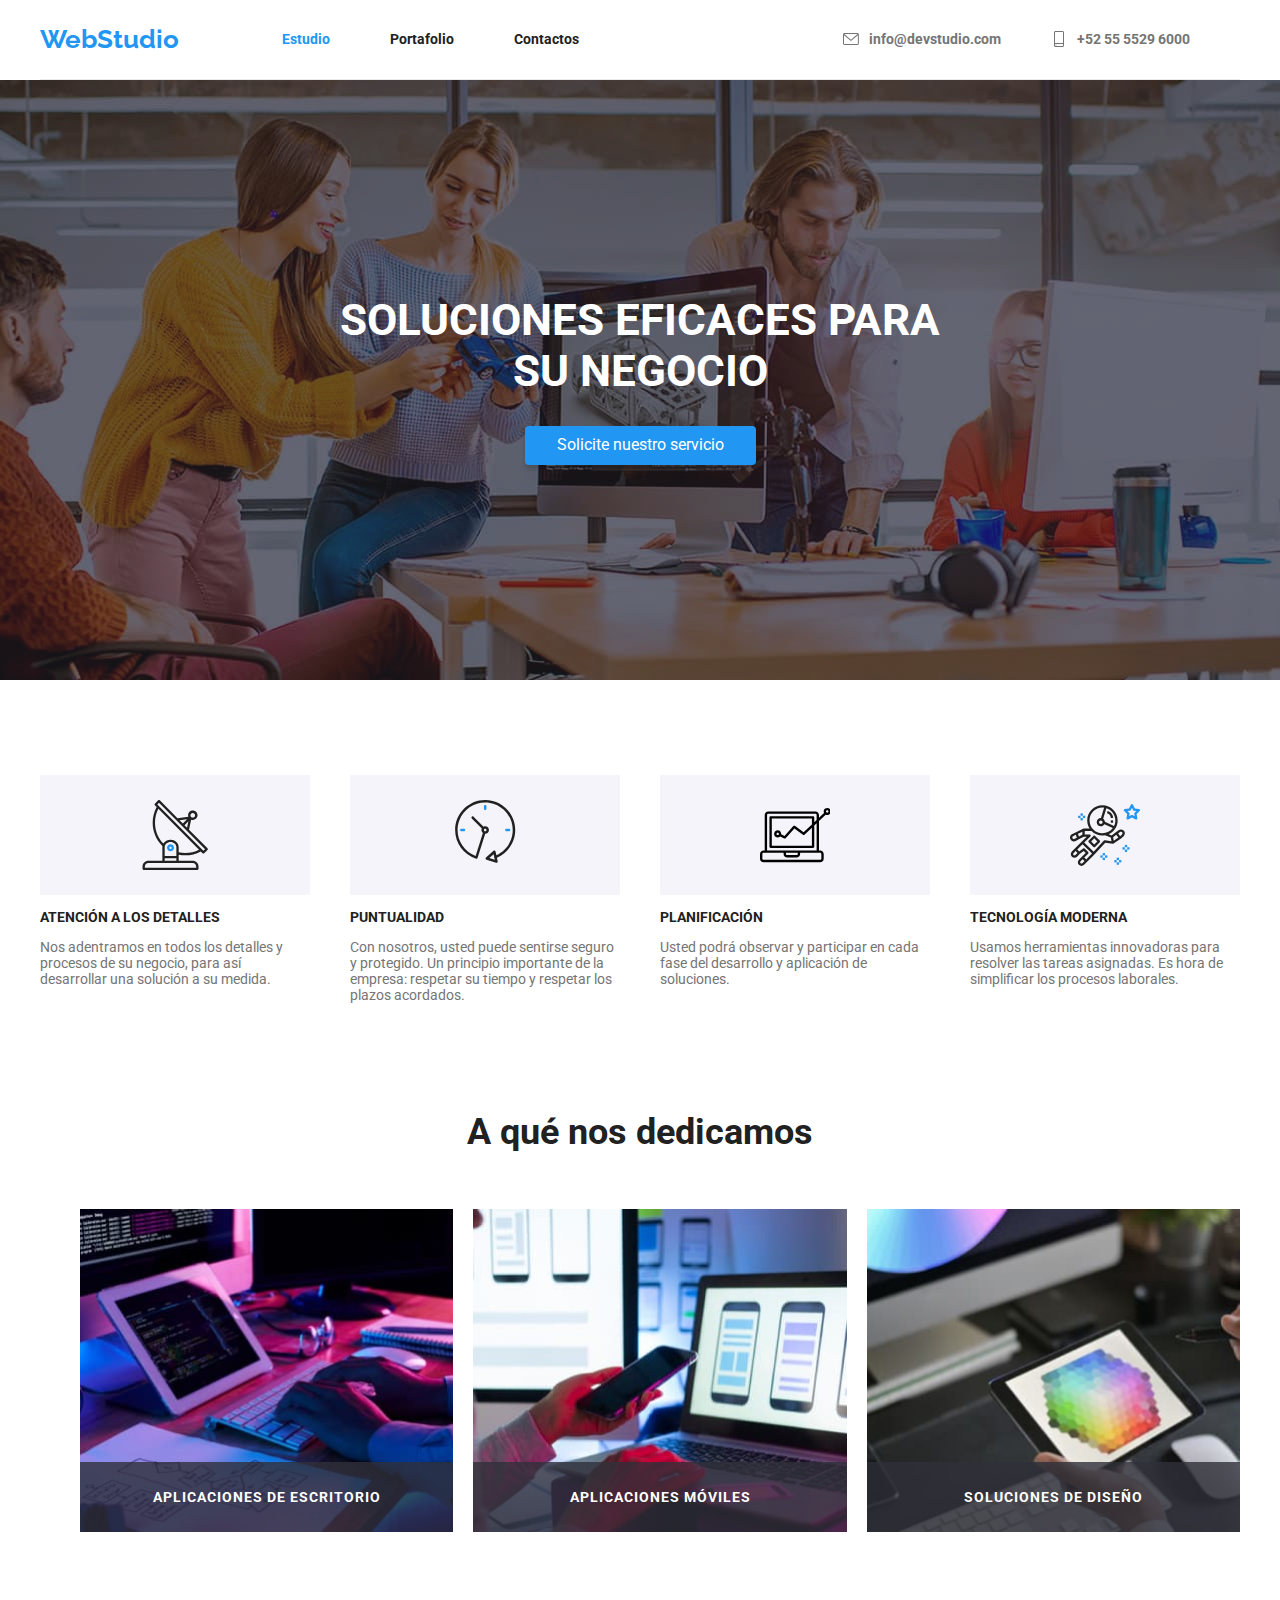
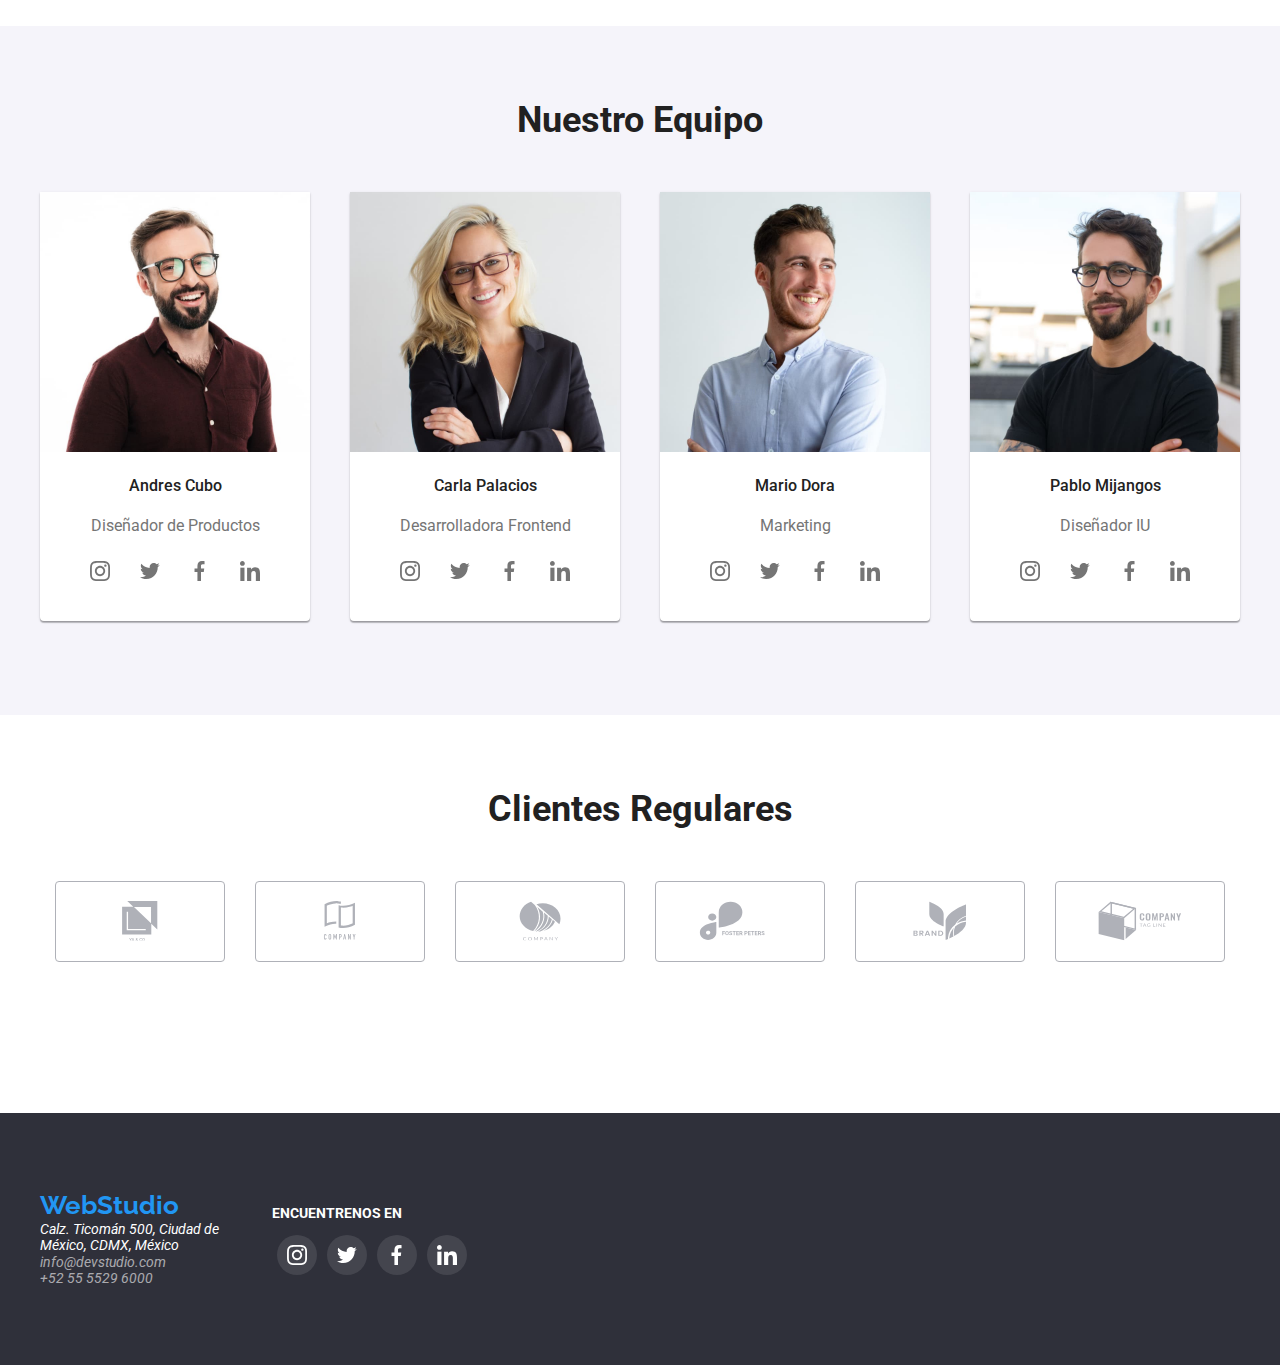
<file: index.html>
<!DOCTYPE html>
<html lang="es">
  <head>
    <meta charset="UTF-8" />
    <meta http-equiv="X-UA-Compatible" content="IE=edge" />
    <meta name="viewport" content="width=device-width, initial-scale=1.0" />
    <title>WebStudio</title>
    <!-- Link hoja de estilos -->
    <link rel="stylesheet" href="./css/styles.css" />
    <!--Normalización de estilos (Normalize styles) -->
    <link
    rel="stylesheet"
    href="https://cdnjs.cloudflare.com/ajax/libs/modern-normalize/1.0.0/modern-normalize.min.css"
    />
    <!-- Fuentes Google Fonts -->
    <link rel="preconnect" href="https://fonts.googleapis.com" />
    <link rel="preconnect" href="https://fonts.gstatic.com" crossorigin />
    <link
    href="https://fonts.googleapis.com/css2?family=Roboto:ital,wght@0,100;0,300;0,400;0,500;0,700;0,900;1,100;1,300;1,400;1,500;1,700;1,900&display=swap"
    rel="stylesheet"
    />
    <link href="https://fonts.googleapis.com/css2?family=Raleway:wght@700&display=swap" rel="stylesheet">
  </head>
  <body>
    <header class="header container">
      <main class="main-header">
        <!-- Logo -->
        <a href="./index.html" class="header-logo">WebStudio</a>
        <!-- Panel de navegación -->
        <nav class="header-nav">
          <ul class="header-list-nav">
            <li class="header-item-nav">
              <a href="./index.html" class="header-link active-color">Estudio</a>
            </li>
            <li class="header-item-nav">
              <a href="./portfolio.html" class="header-link">Portafolio</a>
            </li>
            <li class="header-item-nav">
              <a href="" class="header-link">Contactos</a>
            </li>
          </ul>
        </nav>
      </main>
      <!-- Datos de contacto -->
      <main>
        <ul class="header-list-address">
          <li class="header-item-address">
            <svg class="address-icon">
              <use href="./images/icons.svg#icon-envelope"></use>
            </svg>
            <a href="mailto:info@devstudio.com" class="header-link">info@devstudio.com</a>
          </li>
          <li class="header-item-address">
            <svg class="address-icon">
              <use href="./images/icons.svg#icon-phone"></use>
            </svg>
            <a href="tel:+525555296000" class="header-link">+52 55 5529 6000</a>
          </li>
        </ul>
      </main>
    </header>
    <!-- Banner principal-->
      <main class="main-banner">
        <div class="banner-backgroun-rbga">
        <h1 class="title">SOLUCIONES EFICACES PARA SU NEGOCIO</h1>
        <div class="button-service">
          <input class="button-title" type="button" value="Solicite nuestro servicio"/>
        </div>
        </div>
      </main>
      <!-- Primera sección valores-->
    <section class="section-values container">
      <article class="article-values">
        <div class="values-icons-bg">
        <svg class="values-icons">
          <use href="./images/icons.svg#icon-antenna"></use>
        </svg>
        </div>
        <h3 class="section-subtitles">ATENCIÓN A LOS DETALLES</h3>
        <p class="section-paragraph">
          Nos adentramos en todos los detalles y procesos de su negocio, para
          así desarrollar una solución a su medida.
        </p>
      </article>
      <article class="article-values">
        <div class="values-icons-bg">
          <svg class="values-icons">
            <use href="./images/icons.svg#icon-clock"></use>
          </svg>
        </div>
        <h3 class="section-subtitles">PUNTUALIDAD</h3>
        <p class="section-paragraph">
          Con nosotros, usted puede sentirse seguro y protegido. Un principio
          importante de la empresa: respetar su tiempo y respetar los plazos
          acordados.
        </p>
      </article>
      <article class="article-values">
        <div class="values-icons-bg">
          <svg class="values-icons">
            <use href="./images/icons.svg#icon-screen"></use>
          </svg>
        </div>
        <h3 class="section-subtitles">PLANIFICACIÓN</h3>
        <p class="section-paragraph">
          Usted podrá observar y participar en cada fase del desarrollo y
          aplicación de soluciones.
        </p>
      </article>
      <article class="article-values">
        <div class="values-icons-bg">
          <svg class="values-icons">
            <use href="./images/icons.svg#icon-astronaut"></use>
          </svg>
        </div>
        <h3 class="section-subtitles">TECNOLOGÍA MODERNA</h3>
        <p class="section-paragraph">
          Usamos herramientas innovadoras para resolver las tareas asignadas. Es
          hora de simplificar los procesos laborales.
        </p>
      </article>
    </section>
    <!-- Seccione de imágenes "A que nos dedicamos"-->
    <section class="container">
      <h2 class="second-section-subtitle">A qué nos dedicamos</h2>
      <ul class="second-section-list-images">
        <li class="image-second-section">
          <img src="./images/Desk.jpg" alt="tablet" class="welcome-images" />
          <p class="second-section-images-text">APLICACIONES DE ESCRITORIO</p>
        </li>
        <li class="image-second-section">
          <img src="./images/Cell and pc.jpg" alt="telephone_pc" class="welcome-images" />
          <p class="second-section-images-text">APLICACIONES MÓVILES</p>
        </li>
        <li class="image-second-section">
          <img src="./images/tablet.jpg" alt="tablet and colors" class="welcome-images" />
          <p class="second-section-images-text">SOLUCIONES DE DISEÑO</p>
        </li>
      </ul>
    </section>
    <!-- Equipo de trabajo -->
    <section class="section-team">
      <h2 class="third-section-subtitle">Nuestro Equipo</h2>
      <main class="main-section-team container">
        <article class="articles-third-section">
          <img src="./images/Andres.jpg" alt="Andres Cubo" class="images-team" />
          <h4 class="team-names">Andres Cubo</h4>
          <p class="team-names-post">Diseñador de Productos</p>
          <main class="container-icons">
            <div class="icon-bg">
                <svg class="icon">
                  <use href="./images/icons.svg#icon-instagram"></use>
                </svg>
            </div>
            <div class="icon-bg">
              <svg class="icon">
                <use href="./images/icons.svg#icon-twitter"></use>
              </svg>
            </div>
            <div class="icon-bg">
              <svg class="icon">
                <use href="./images/icons.svg#icon-facebook"></use>
              </svg>
            </div>
            <div class="icon-bg">
              <svg class="icon">
                <use href="./images/icons.svg#icon-linkedin"></use>
              </svg>
            </div>
          </main>
        </article>
        <article class="articles-third-section">
          <img src="./images/Carla.jpg" alt="Carla Palacios" class="images-team" />
          <h4 class="team-names">Carla Palacios</h4>
          <p class="team-names-post">Desarrolladora Frontend</p>
          <main class="container-icons">
            <div class="icon-bg">
              <svg class="icon">
                <use href="./images/icons.svg#icon-instagram"></use>
              </svg>
            </div>
            <div class="icon-bg">
              <svg class="icon">
                <use href="./images/icons.svg#icon-twitter"></use>
              </svg>
            </div>
            <div class="icon-bg">
              <svg class="icon">
                <use href="./images/icons.svg#icon-facebook"></use>
              </svg>
            </div>
            <div class="icon-bg">
              <svg class="icon">
                <use href="./images/icons.svg#icon-linkedin"></use>
              </svg>
            </div>
          </main>
        </article>
        <article class="articles-third-section">
          <img src="./images/Mario.jpg" alt="Mario Dora" class="images-team" />
          <h4 class="team-names">Mario Dora</h4>
          <p class="team-names-post">Marketing</p>
          <main class="container-icons">
            <div class="icon-bg">
              <svg class="icon">
                <use href="./images/icons.svg#icon-instagram"></use>
              </svg>
            </div>
            <div class="icon-bg">
              <svg class="icon">
                <use href="./images/icons.svg#icon-twitter"></use>
              </svg>
            </div>
            <div class="icon-bg">
              <svg class="icon">
                <use href="./images/icons.svg#icon-facebook"></use>
              </svg>
            </div>
            <div class="icon-bg">
              <svg class="icon">
                <use href="./images/icons.svg#icon-linkedin"></use>
              </svg>
            </div>
          </main>
        </article>
        <article class="articles-third-section">
          <img src="./images/Pablo.jpg" alt="Pablo Mijangos" class="images-team" />
          <h4 class="team-names">Pablo Mijangos</h4>
          <p class="team-names-post">Diseñador IU</p>
          <main class="container-icons">
            <div class="icon-bg">
              <svg class="icon">
                <use href="./images/icons.svg#icon-instagram"></use>
              </svg>
            </div>
            <div class="icon-bg">
              <svg class="icon">
                <use href="./images/icons.svg#icon-twitter"></use>
              </svg>
            </div>
            <div class="icon-bg">
              <svg class="icon">
                <use href="./images/icons.svg#icon-facebook"></use>
              </svg>
            </div>
            <div class="icon-bg">
              <svg class="icon">
                <use href="./images/icons.svg#icon-linkedin"></use>
              </svg>
            </div>
          </main>
        </article>
      </main>
    </section>
    <!-- Clientes regulares -->
    <section>
      <h2 class="third-section-subtitle">Clientes Regulares</h2>
      <main class="icons-customers">
        <div class="icon-bg-customer">
          <svg class="icon-customers">
            <use href="./images/icons.svg#icon-ya-y-co"></use>
          </svg>
        </div>
        <div class="icon-bg-customer">
          <svg class="icon-customers">
            <use href="./images/icons.svg#icon-company"></use>
          </svg>
        </div>
        <div class="icon-bg-customer">
          <svg class="icon-customers">
            <use href="./images/icons.svg#icon-company-2"></use>
          </svg>
        </div>
        <div class="icon-bg-customer">
          <svg class="icon-customers">
            <use href="./images/icons.svg#icon-foster-peters"></use>
          </svg>
        </div>
        <div class="icon-bg-customer">
          <svg class="icon-customers">
            <use href="./images/icons.svg#icon-brand"></use>
          </svg>
        </div>
        <div class="icon-bg-customer">
          <svg class="icon-customers">
            <use href="./images/icons.svg#icon-tag-line"></use>
          </svg>
        </div>
      </main>
    </section>
    <!-- Pie de pagina -->
    <footer class="footer">
      <main class="footer-main container">
        <div>
          <a class="header-logo" href="#">WebStudio</a>
          <address class="footer-address"> 
            Calz. Ticomán 500, Ciudad de <br/> México, CDMX, México 
            <ul class="footer-main-list">
              <li class="footer-item-address">
                <a class="footer-link" href="mailto:info@devstudio.com">info@devstudio.com</a>
              </li class="footer-item-address">
              <li><a class="footer-link"  href="tel:+525555296000">+52 55 5529 6000</a></li>
            </ul>
          </address>
        </div>
        <!-- Footer redes -->
        <div class="container-social-networks">
          <h3 class="text-footer-social-networks">ENCUENTRENOS EN</h3>
          <div class="footer-social-networks">
            <div class="icon-bg-footer">
              <svg class="icon-footer">
                <use href="./images/icons.svg#icon-instagram"></use>
              </svg>
            </div>
            <div class="icon-bg-footer">
              <svg class="icon-footer">
                <use href="./images/icons.svg#icon-twitter"></use>
              </svg>
            </div>
            <div class="icon-bg-footer">
              <svg class="icon-footer">
                <use href="./images/icons.svg#icon-facebook"></use>
              </svg>
            </div>
            <div class="icon-bg-footer">
              <svg class="icon-footer">
                <use href="./images/icons.svg#icon-linkedin"></use>
              </svg>
            </div>
          </div>
        </div>
      </main>
    </footer>
  </body>
</html>
</file>
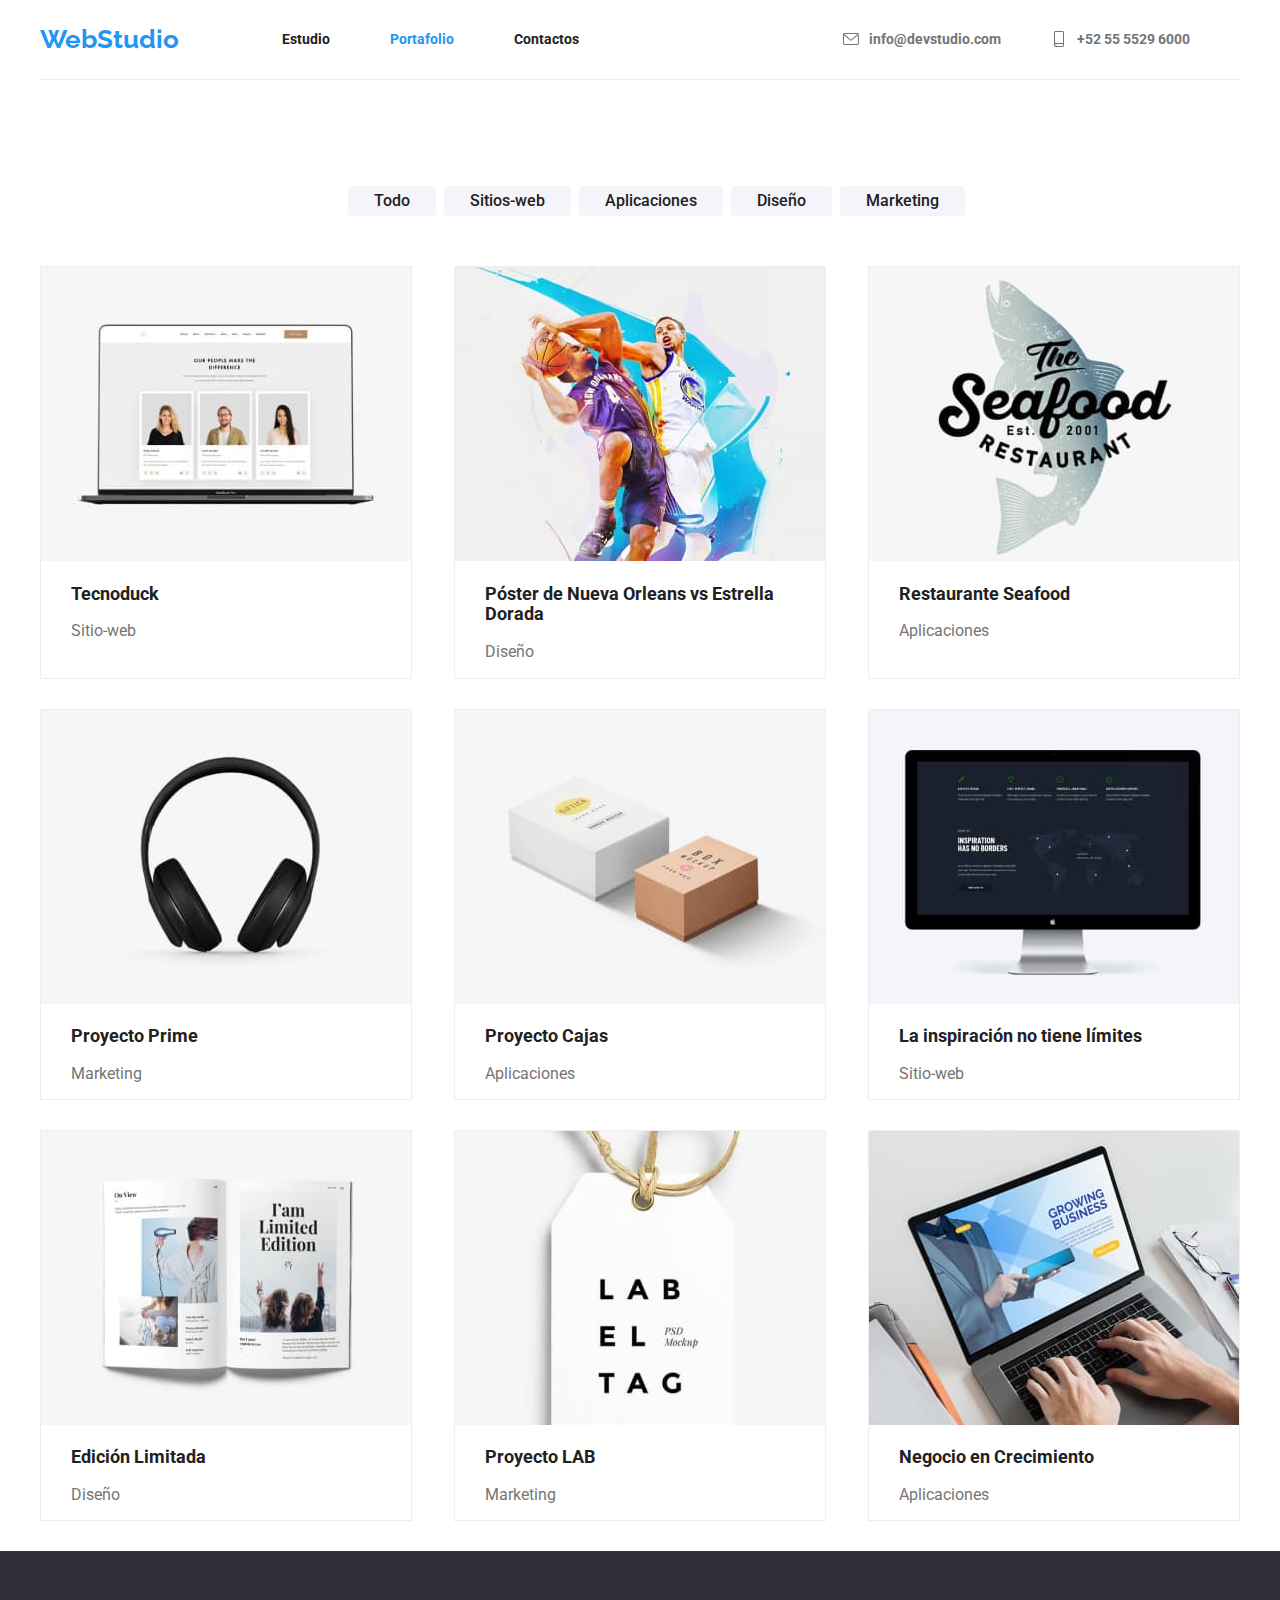
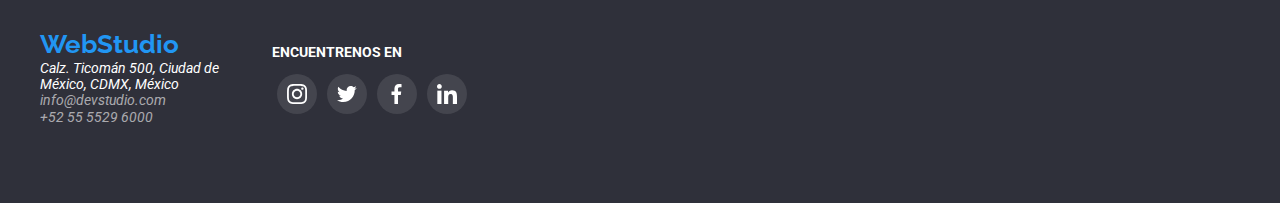
<file: portfolio.html>
<!DOCTYPE html>
<html lang="es">
<head>
    <meta charset="UTF-8" />
    <meta http-equiv="X-UA-Compatible" content="IE=edge" />
    <meta name="viewport" content="width=device-width, initial-scale=1.0" />
    <title>WebStudio</title>
    <!-- Link hoja de estilos -->
    <link rel="stylesheet" href="./css/styles.css" />
    <!--Normalización de estilos (Normalize styles) -->
    <link
    rel="stylesheet"
    href="https://cdnjs.cloudflare.com/ajax/libs/modern-normalize/1.0.0/modern-normalize.min.css"
    />
    <!-- Fuentes Google Fonts -->
    <link rel="preconnect" href="https://fonts.googleapis.com" />
    <link rel="preconnect" href="https://fonts.gstatic.com" crossorigin />
    <link
    href="https://fonts.googleapis.com/css2?family=Roboto:ital,wght@0,100;0,300;0,400;0,500;0,700;0,900;1,100;1,300;1,400;1,500;1,700;1,900&display=swap"
    rel="stylesheet"
    />
    <link href="https://fonts.googleapis.com/css2?family=Raleway:wght@700&display=swap" rel="stylesheet">
</head>
<body>
  <header class="header container">
    <main class="main-header">
      <!-- Logo -->
      <a href="./index.html" class="header-logo">WebStudio</a>
      <!-- Panel de navegación -->
      <nav class="header-nav">
        <ul class="header-list-nav">
          <li class="header-item-nav">
            <a href="./index.html" class="header-link ">Estudio</a>
          </li>
          <li class="header-item-nav">
            <a href="./portfolio.html" class="header-link active-color">Portafolio</a>
          </li>
          <li class="header-item-nav">
            <a href="" class="header-link">Contactos</a>
          </li>
        </ul>
      </nav>
    </main>
    <!-- Datos de contacto -->
    <main>
      <ul class="header-list-address">
        <li class="header-item-address">
          <svg class="address-icon">
            <use href="./images/icons.svg#icon-envelope"></use>
          </svg>
          <a href="mailto:info@devstudio.com" class="header-link">info@devstudio.com</a>
        </li>
        <li class="header-item-address">
          <svg class="address-icon">
            <use href="./images/icons.svg#icon-phone"></use>
          </svg>
          <a href="tel:+525555296000" class="header-link">+52 55 5529 6000</a>
        </li>
      </ul>
    </main>
  </header>
    <!-- submenu -->
    <section>
    <ul class="section-menu-portfolio">
        <li>
            <input class="button-title-menu" type="button" value="Todo"/>
        </li>
        <li>
            <input
                class="button-title-menu"
                type="button"
                value="Sitios-web"
    />
        </li>
        <li><input
            class="button-title-menu"
            type="button"
            value="Aplicaciones"
/></li>
        <li><input
            class="button-title-menu"
            type="button"
            value="Diseño"
/></li>
        <li><input
            class="button-title-menu"
            type="button"
            value="Marketing"
/></li>
    </ul>
    </section>
    <!-- Seccione de imágenes -->
    <section class="container">
    <ul class="second-section-list-portfolio">
        <li class="item-list-porfolio">
            <img src="./images/WebSite.jpg" alt="Sitio Web" class="images-portfolio" />
            <div class="item-list-texts">
                <h3 class="item-portfolio">Tecnoduck</h3>
                <p class="item-portfolio-description">Sitio-web</p>    
            </div>
        </li>
        <li class="item-list-porfolio">
            <img src="./images/Players.jpg" alt="Jugadores" class="images-portfolio" />
            <div class="item-list-texts">
                <h3 class="item-portfolio">Póster de Nueva Orleans vs Estrella Dorada</h3>
                <p class="item-portfolio-description">Diseño</p>    
            </div>
        </li>
        <li class="item-list-porfolio">
            <img src="./images/fish.jpg" alt="Restaurantes" class="images-portfolio" />
            <div class="item-list-texts">
                <h3 class="item-portfolio">Restaurante Seafood</h3>
                <p class="item-portfolio-description">Aplicaciones</p>    
            </div>
        </li>
        <li class="item-list-porfolio">
            <img src="./images/Aarphones.jpg" alt="Audífonos" class="images-portfolio" />
            <div class="item-list-texts">
                <h3 class="item-portfolio">Proyecto Prime</h3>
                <p class="item-portfolio-description">Marketing</p>    
            </div>
        </li>
        <li class="item-list-porfolio">
            <img src="./images/Boxes.jpg" alt="Cajas" class="images-portfolio" />
            <div class="item-list-texts">
                <h3 class="item-portfolio">Proyecto Cajas</h3>
                <p class="item-portfolio-description">Aplicaciones</p>    
            </div>
        </li>
        <li class="item-list-porfolio">
            <img src="./images/Pc graphics.jpg" alt="PC con gráficas" class="images-portfolio" />
            <div class="item-list-texts">
                <h3 class="item-portfolio">La inspiración no tiene límites</h3>
                <p class="item-portfolio-description">Sitio-web</p>    
            </div>
        </li>
        <li class="item-list-porfolio">
            <img src="./images/Book.jpg" alt="Libro" class="images-portfolio" />
            <div class="item-list-texts">
                <h3 class="item-portfolio">Edición Limitada</h3>
                <p class="item-portfolio-description">Diseño</p>    
            </div>
        </li>
        <li class="item-list-porfolio">
            <img src="./images/Card.jpg" alt="Tarjeta" class="images-portfolio" />
            <div class="item-list-texts">
                <h3 class="item-portfolio">Proyecto LAB</h3>
                <p class="item-portfolio-description">Marketing</p>    
            </div>
        </li>
        <li class="item-list-porfolio">
            <img src="./images/Laptop.jpg" alt="Portátil" class="images-portfolio" />
            <div class="item-list-texts">
                <h3 class="item-portfolio">Negocio en Crecimiento</h3>
                <p class="item-portfolio-description">Aplicaciones</p>    
            </div>
        </li>
    </ul>
    </section>
    <!-- Pie de pagina -->
    <footer class="footer">
      <main class="footer-main container">
        <div>
          <a class="header-logo" href="#">WebStudio</a>
          <address class="footer-address"> 
            Calz. Ticomán 500, Ciudad de <br/> México, CDMX, México 
            <ul class="footer-main-list">
              <li class="footer-item-address">
                <a class="footer-link" href="mailto:info@devstudio.com">info@devstudio.com</a>
              </li class="footer-item-address">
              <li><a class="footer-link"  href="tel:+525555296000">+52 55 5529 6000</a></li>
            </ul>
          </address>
        </div>
        <!-- Footer redes -->
        <div class="container-social-networks">
          <h3 class="text-footer-social-networks">ENCUENTRENOS EN</h3>
          <div class="footer-social-networks">
            <div class="icon-bg-footer">
              <svg class="icon-footer">
                <use href="./images/icons.svg#icon-instagram"></use>
              </svg>
            </div>
            <div class="icon-bg-footer">
              <svg class="icon-footer">
                <use href="./images/icons.svg#icon-twitter"></use>
              </svg>
            </div>
            <div class="icon-bg-footer">
              <svg class="icon-footer">
                <use href="./images/icons.svg#icon-facebook"></use>
              </svg>
            </div>
            <div class="icon-bg-footer">
              <svg class="icon-footer">
                <use href="./images/icons.svg#icon-linkedin"></use>
              </svg>
            </div>
          </div>
        </div>
      </main>
    </footer>
</body>
</html>
</file>
<file: css/styles.css>
/* Parámetros generales */
:root {
  --main-color: #2196f3;
  --banner-color: #2f303a;
  --text-black: #212121;
  --text-grey: #757575;
}
body {
  font-family: 'Roboto', sans-serif;
  color: var(--text-black);
  display: flex;
  flex-direction: column;
}
.container {
  width: 1200px;
  margin-left: auto;
  margin-right: auto;
}
/* Sección de navegación */
.header {
  display: flex;
  align-items: center;
  justify-content: space-between;
  height: 80px;
  border-bottom: 1px solid #ececec;
}
.main-header {
  display: flex;
  align-items: center;
}
.header-logo {
  color: var(--main-color);
  text-decoration: none;
  font-family: 'Raleway', sans-serif;
  font-weight: 700;
  font-size: 26px;
  margin-right: 93px;
}
.header-list-nav {
  list-style: none;
  padding: 0px;
  display: flex;
}
.header-item-nav > .header-link {
  color: var(--text-black);
  text-decoration: none;
  text-align: left;
  font-family: 'Roboto', sans-serif;
  font-size: 14px;
  font-weight: 700;
  margin-right: 50px;
}
.header-item-nav > .header-link:hover {
  color: var(--main-color);
  cursor: pointer;
}
.header-item-nav > .active-color {
  color: var(--main-color);
}
.header-list-address {
  list-style: none;
  display: flex;
  align-items: center;
  justify-content: space-between;
  flex-direction: row;
}
.header-item-address {
  display: flex;
}
.header-item-address:hover .address-icon {
  fill: var(--main-color);
  cursor: pointer;
}
/*----------- Animación de cursor ---------------*/
.header-item-address:hover .header-link {
  color: var(--main-color);
  cursor: pointer;
}
.header-link {
  color: var(--text-grey);
  text-decoration: none;
  text-align: left;
  font-family: 'Roboto', sans-serif;
  font-size: 14px;
  font-weight: 700;
  margin-right: 50px;
  margin-left: 10px;
}
.address-icon {
  width: 16px;
  height: 16px;
  margin-bottom: 0px;
  fill: var(--text-grey);
}
/* Banner "Soluciones eficaces..." */
.main-banner {
  background-image: url(../images/Team.jpg);
  background-repeat: no-repeat;
  background-position: 50% 50%;
  background-size: auto;
  height: 600px;
  display: flex;
}
.banner-backgroun-rbga {
  background: rgba(47, 48, 58, 0.4);
  width: 1600px;
  height: 100%;
  margin-left: auto;
  margin-right: auto;
  display: flex;
  flex-direction: column;
  justify-content: center;
  align-items: center;
}
.title {
  color: white;
  font-family: 'Roboto', sans-serif;
  font-size: 44px;
  width: 600px;
  text-align: center;
  margin: 0%;
}
.button-service {
  margin-top: 30px;
}
.button-title {
  background-color: var(--main-color);
  padding: 10px 32px;
  color: white;
  font-family: 'Roboto', sans-serif;
  font-size: 16px;
  border: transparent;
  box-shadow: 0px 4px 4px rgba(0, 0, 0, 0.15);
  border-radius: 4px;
}
.button-title:hover {
  cursor: pointer;
}
/* ----- Primera sección valores --------- */
.section-values {
  display: flex;
  justify-content: space-between;
  margin-top: 95px;
  margin-bottom: 95px;
}
.article-values {
  width: 270px;
}
.values-icons-bg {
  background-color: #f5f4fa;
  width: 270px;
  height: 120px;
  display: flex;
  justify-content: center;
  align-items: center;
}
.values-icons {
  width: 70px;
  height: 70px;
}
.section-subtitles {
  font-family: 'Roboto', sans-serif;
  color: var(--text-black);
  font-weight: 700;
  font-size: 14px;
}
.section-paragraph {
  font-family: 'Roboto', sans-serif;
  color: var(--text-grey);
  font-weight: 400;
  font-size: 14px;
}
/* A que nos dedicamos */
.second-section-subtitle {
  font-family: 'Roboto', sans-serif;
  color: var(--text-black);
  font-weight: 700;
  font-size: 36px;
  text-align: center;
  margin: 0px 0px 55px 0px;
}
/*---Posicionamiento relativo y absoluto---- */
.image-second-section {
  position: relative;
  margin: 0px;
  display: flex;
  justify-content: center;
}
.welcome-images {
  width: 373.16px;
  margin: 0px;
}
.second-section-images-text {
  background-color: rgba(47, 48, 58, 0.8);
  padding-top: 27px;
  padding-bottom: 27px;
  color: white;
  text-align: center;
  position: absolute;
  bottom: 0px;
  left: 0px;
  right: 0px;
  margin: 0px;
}
.second-section-list-images {
  list-style: none;
  margin: 0px 0px 94px 0px;
  display: flex;
  justify-content: space-between;
  font-family: 'roboto';
  font-weight: 700;
  font-size: 14px;
  letter-spacing: 1px;
}
/* =======Sección equipo de trabajo====== */
.section-team {
  background-color: #f5f4fa;
}
.third-section-subtitle {
  font-family: 'Roboto', sans-serif;
  color: var(--text-black);
  font-weight: 700;
  font-size: 36px;
  text-align: center;
  margin-top: 74px;
  margin-bottom: 50px;
}
.main-section-team {
  display: flex;
  justify-content: space-between;
}
.articles-third-section {
  text-align: center;
  background-color: white;
  margin-bottom: 94px;
  border-radius: 0px 0px 4px 4px;
  box-shadow: 0px 1px 3px rgba(0, 0, 0, 0.12), 0px 1px 1px rgba(0, 0, 0, 0.14),
    0px 2px 1px rgba(0, 0, 0, 0.2);
}
.team-names {
  font-family: 'Roboto', sans-serif;
  color: var(--text-black);
  font-weight: 500;
  font-size: 16px;
}
.images-team {
  width: 270px;
}
.team-names-post {
  font-family: 'Roboto', sans-serif;
  color: var(--text-grey);
  font-weight: 400;
  font-size: 16px;
}
.container-icons {
  display: flex;
  justify-content: center;
  flex-direction: row;
  margin-top: 16px;
  margin-bottom: 30px;
}
.icon-bg {
  width: 40px;
  height: 40px;
  background-color: white;
  border-radius: 50%;
  display: flex;
  justify-content: center;
  align-items: center;
  margin-left: 5px;
  margin-right: 5px;
}
.icon {
  fill: var(--text-grey);
  width: 20px;
  height: 20px;
}
.icon-bg:hover {
  background-color: var(--main-color);
  cursor: pointer;
}
.icon-bg:hover .icon {
  fill: white;
}
/* <!-- Clientes regulares --> */
.icons-customers {
  display: flex;
  flex-direction: row;
  justify-content: center;
  margin-bottom: 151px;
}
.icon-bg-customer {
  width: 170px;
  height: 81px;
  border: 1px solid #afb1b8;
  display: flex;
  justify-content: center;
  align-items: center;
  margin-left: 15px;
  margin-right: 15px;
  border-radius: 4px;
}
.icon-customers {
  width: 50%;
  height: 50%;
  fill: #afb1b8;
}
.icon-bg-customer:hover {
  cursor: pointer;
  border: 1px solid var(--main-color);
}
.icon-bg-customer:hover .icon-customers {
  fill: var(--main-color);
}
/* ------Pie de pagina------*/
.footer {
  background-color: var(--banner-color);
  height: 252px;
  display: flex;
  align-items: center;
}
.footer-main {
  display: flex;
}
.footer-address {
  font-family: 'Roboto', sans-serif;
  font-weight: 400;
  font-size: 14px;
  color: white;
}
.footer-main-list {
  list-style: none;
  padding: 0%;
  margin: 0%;
}
.footer-link {
  font-family: 'Roboto', sans-serif;
  color: rgba(255, 255, 255, 0.6);
  font-weight: 400;
  font-size: 14px;
  text-decoration: none;
}
.footer-link:hover {
  color: var(--main-color);
}
.container-social-networks {
  display: flex;
  flex-direction: column;
}
.footer-social-networks {
  display: flex;
  flex-direction: row;
  align-items: center;
}
.text-footer-social-networks {
  color: white;
  font-family: 'Roboto';
  font-style: normal;
  font-weight: 700;
  font-size: 14px;
  line-height: 16px;
}
.icon-bg-footer {
  width: 40px;
  height: 40px;
  background-color: rgba(255, 255, 255, 0.1);
  border-radius: 50%;
  display: flex;
  justify-content: center;
  align-items: center;
  margin-left: 5px;
  margin-right: 5px;
}
.icon-footer {
  fill: white;
  width: 20px;
  height: 20px;
}
.icon-bg-footer:hover {
  background-color: var(--main-color);
  cursor: pointer;
}

/* =====Page Portfolio==== */
.section-menu-portfolio {
  display: flex;
  justify-content: center;
  margin-top: 106px;
  margin-bottom: 50px;
  list-style: none;
  text-align: center;
}
.button-title-menu {
  font-family: 'Roboto', sans-serif;
  color: var(--text-black);
  font-weight: 500;
  font-size: 16px;
  text-decoration: none;
  background-color: #f5f4fa;
  margin-right: 8px;
  padding: 6px 26px 6px 26px;
  border-radius: 4px;
  border: white;
}
.button-title-menu:hover {
  cursor: pointer;
  background-color: var(--main-color);
  color: white;
  box-shadow: 0px 3px 1px rgba(0, 0, 0, 0.1), 0px 1px 2px rgba(0, 0, 0, 0.08),
    0px 2px 2px rgba(0, 0, 0, 0.12);
  border-radius: 4px;
}
.second-section-list-portfolio {
  list-style: none;
  font-family: 'Roboto', sans-serif;
  margin: 0%;
  padding: 0%;
  display: flex;
  flex-wrap: wrap;
  justify-content: space-between;
}
.images-portfolio {
  width: 370px;
}
.item-list-porfolio {
  border: 1px solid #eeeeee;
  margin-bottom: 30px;
}
.item-list-porfolio:hover {
  cursor: pointer;
  box-shadow: 0px 1px 1px rgba(0, 0, 0, 0.12), 0px 4px 4px rgba(0, 0, 0, 0.06),
    1px 4px 6px rgba(0, 0, 0, 0.16);
}
.item-list-texts {
  margin-left: 30px;
  width: 322px;
}
.item-portfolio {
  font-size: 18px;
  font-weight: 700;
}
.item-portfolio-description {
  font-size: 16px;
  font-weight: 400;
  color: var(--text-grey);
}
</file>
